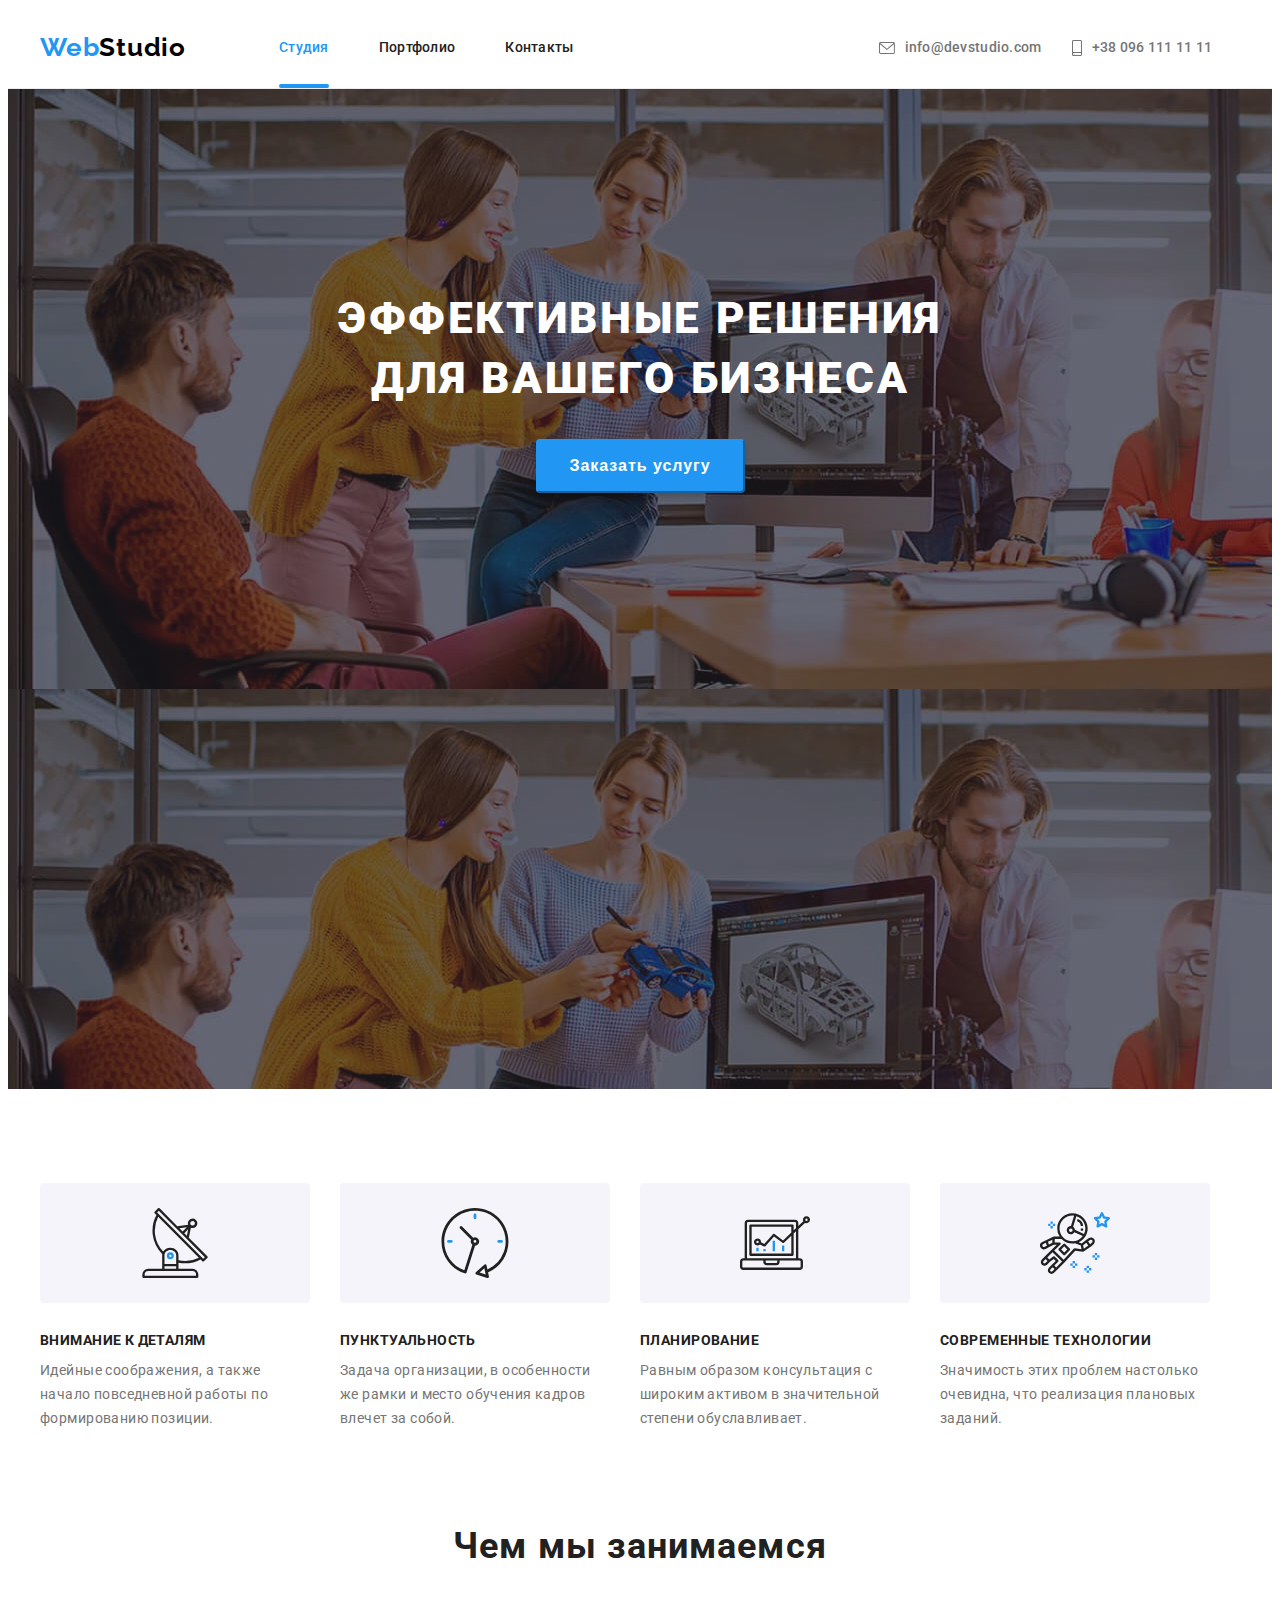
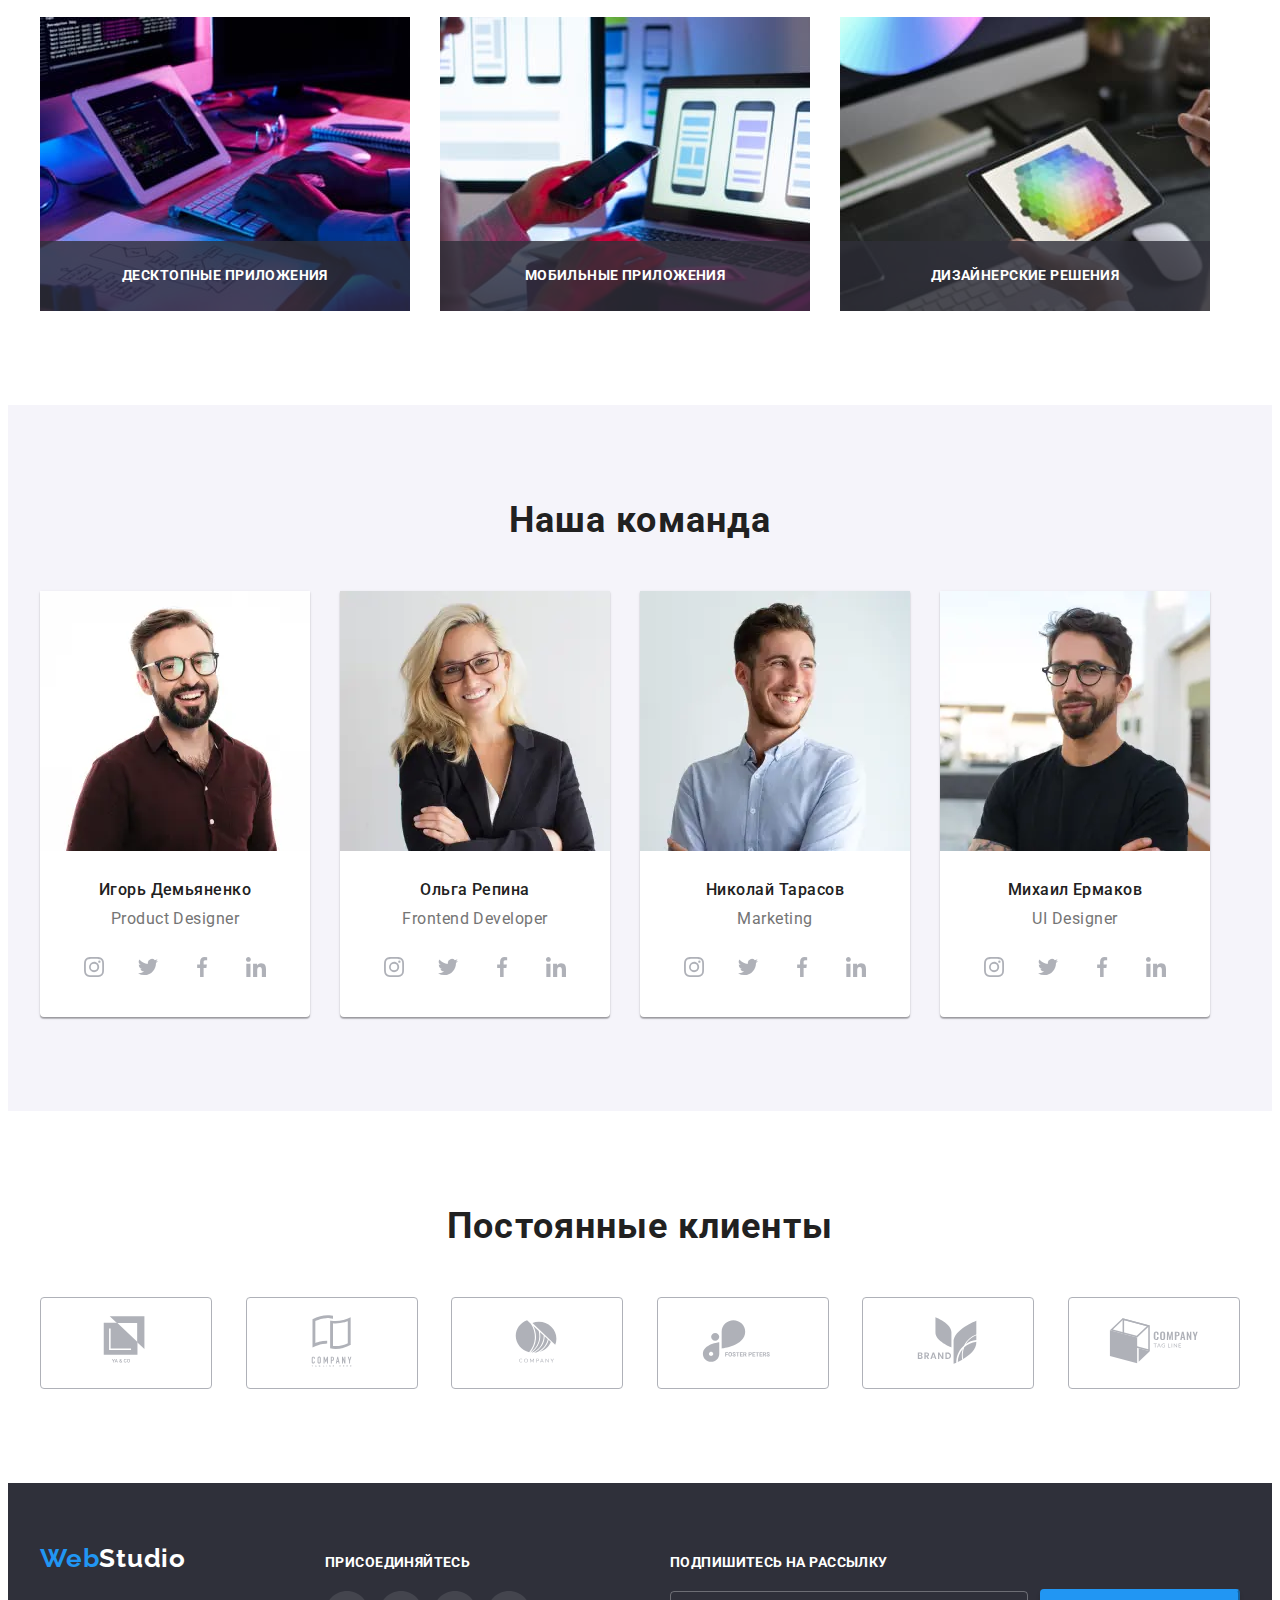
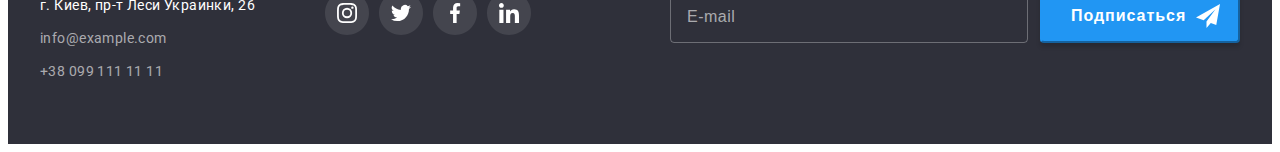
<file: index.html>
<!DOCTYPE html>
<html lang="ru">
  <head>
    <meta charset="UTF-8" />
    <meta http-equiv="X-UA-Compatible" content="IE=edge" />
    <meta name="viewport" content="width=device-width, initial-scale=1.0" />
    <title>WebStudio</title>
    <link rel="preconnect" href="https://fonts.googleapis.com" />
    <link rel="preconnect" href="https://fonts.gstatic.com" crossorigin />
    <link
      href="https://fonts.googleapis.com/css2?family=Raleway:wght@700&family=Roboto:wght@400;500;700;900&display=swap"
      rel="stylesheet"
    />
    <link
      rel="stylesheet"
      href="https://cdnjs.cloudflare.com/ajax/libs/modern-normalize/1.1.0/modern-normalize.min.css"
      integrity="sha512-wpPYUAdjBVSE4KJnH1VR1HeZfpl1ub8YT/NKx4PuQ5NmX2tKuGu6U/JRp5y+Y8XG2tV+wKQpNHVUX03MfMFn9Q=="
      crossorigin="anonymous"
      referrerpolicy="no-referrer"
    />
    <link rel="stylesheet" href="./css/main.min.css" />
  </head>

  <body>
    <!-- ################# HEADER ############## -->
    <header class="header">
      <div class="header__menu container">
        <a class="header__logo" href="./index.html" lang="en"
          ><span class="header__logo--accent">Web</span>Studio</a
        >
        <button
          class="header__menu-button"
          type="button"
          aria-expanded="false"
          aria-controls="burger__menu"
          data-menu-button
        >
          <svg width="40" height="40" aria-label="Переключатель мобильного меню">
            <use class="icon-menu" href="./images/icon/icons.svg#icon-menu"></use>
            <use class="icon-cross" href="./images/icon/icons.svg#icon-menu-close"></use>
          </svg>
        </button>
        <div class="burger__menu" id="burger__menu" data-menu>
          <nav class="nav">
            <ul class="nav__list">
              <li class="nav__item">
                <a class="nav__link nav__link--active" href="./index.html">Студия</a>
              </li>
              <li class="nav__item">
                <a class="nav__link" href="./portfolio.html">Портфолио</a>
              </li>
              <li class="nav__item">
                <a class="nav__link" href="">Контакты</a>
              </li>
            </ul>
          </nav>
          <div class="contacts">
            <ul class="contacts__list">
              <li class="contacts__item">
                <a class="contacts__link contacts__link" href="mailto:info@devstudio.com"
                  ><svg class="contacts__icon" width="16" height="12">
                    <use href="./images/icon/icons.svg#mail"></use></svg
                  >info@devstudio.com</a
                >
              </li>
              <li class="contacts__item contacts__item--tel">
                <a class="contacts__link contacts__link--tel" href="tel:+380961111111"
                  ><svg class="contacts__icon" width="10" height="16">
                    <use href="./images/icon/icons.svg#phone"></use></svg
                  >+38 096 111 11 11</a
                >
              </li>
            </ul>
            <ul class="contacts__social-list">
              <li class="contacts__social-item">
                <a class="contacts__social-link" href="">Instagram</a>
              </li>
              <li class="contacts__social-item">
                <a class="contacts__social-link" href="">Twitter</a>
              </li>
              <li class="contacts__social-item">
                <a class="contacts__social-link" href="">Facebook</a>
              </li>
              <li class="contacts__social-item">
                <a class="contacts__social-link" href="">LinkedIn</a>
              </li>
            </ul>
          </div>
        </div>
      </div>
    </header>
    <main class="main">
      <!-- ############## HERO ############### -->
      <section class="hero">
        <div class="container">
          <h1 class="hero__title">Эффективные решения <br />для вашего бизнеса</h1>
          <button data-modal-open class="hero__modal-btn" type="button">Заказать услугу</button>
        </div>
      </section>
      <!-- ############## QUALITY ############### -->
      <section class="section">
        <div class="container">
          <ul class="quality">
            <li class="quality__item">
              <div class="quality-card">
                <svg class="quality-card__icon" width="70" height="70">
                  <use href="./images/icon/icons.svg#antenna"></use>
                </svg>
              </div>
              <h3 class="quality-card__title">Внимание к деталям</h3>
              <p class="quality-card__description">
                Идейные соображения, а также начало повседневной работы по формированию позиции.
              </p>
            </li>
            <li class="quality__item">
              <div class="quality-card">
                <svg class="quality-card__icon" width="70" height="70">
                  <use href="./images/icon/icons.svg#clock"></use>
                </svg>
              </div>
              <h3 class="quality-card__title">Пунктуальность</h3>
              <p class="quality-card__description">
                Задача организации, в особенности же рамки и место обучения кадров влечет за собой.
              </p>
            </li>
            <li class="quality__item">
              <div class="quality-card">
                <svg class="quality-card__icon" width="70" height="70">
                  <use href="./images/icon/icons.svg#diagram"></use>
                </svg>
              </div>
              <h3 class="quality-card__title">Планирование</h3>
              <p class="quality-card__description">
                Равным образом консультация с широким активом в значительной степени обуславливает.
              </p>
            </li>
            <li class="quality__item">
              <div class="quality-card">
                <svg class="quality-card__icon" width="70" height="70">
                  <use href="./images/icon/icons.svg#astronaut"></use>
                </svg>
              </div>
              <h3 class="quality-card__title">Современные технологии</h3>
              <p class="quality-card__description">
                Значимость этих проблем настолько очевидна, что реализация плановых заданий.
              </p>
            </li>
          </ul>
        </div>
      </section>
      <!-- ############## OUR WORK ############### -->
      <section class="section-work">
        <div class="work container">
          <h2 class="work__title">Чем мы занимаемся</h2>
          <ul class="work__list">
            <li class="work__item">
              <img
                src="./images/how_we_doing/img1.jpg"
                alt="Сотрудник печатает на клавиатуре"
                width="370"
                height="294"
              />
              <p class="work__img-overlay">Десктопные приложения</p>
            </li>
            <li class="work__item">
              <img
                src="./images/how_we_doing/img2.jpg"
                alt="Сотрудник смотрит в экран ноутбука"
                width="370"
                height="294"
              />
              <p class="work__img-overlay">Мобильные приложения</p>
            </li>
            <li class="work__item">
              <img
                src="./images/how_we_doing/img3.jpg"
                alt="Сотрудник работает на планшете"
                width="370"
                height="294"
              />
              <p class="work__img-overlay">Дизайнерские решения</p>
            </li>
          </ul>
        </div>
      </section>
      <!-- ############## OUR TEAM ############### -->
      <section class="section team">
        <div class="container">
          <h2 class="team__title">Наша команда</h2>
          <ul class="team__list">
            <li class="team-card">
              <picture>
                <source
                  srcset="
                    ./images/people/igor@270.webp 270w,
                    ./images/people/igor@354.webp 354w,
                    ./images/people/igor@450.webp 450w,
                    ./images/people/igor@540.webp 540w,
                    ./images/people/igor@708.webp 708w,
                    ./images/people/igor@900.webp 900w
                  "
                  type="image/webp"
                  sizes="(min-width: 1200px)270px,(min-width: 768px)354px,450px"
                />
                <img
                  srcset="
                    ./images/people/igor@270.jpg 270w,
                    ./images/people/igor@354.jpg 354w,
                    ./images/people/igor@450.jpg 450w,
                    ./images/people/igor@540.jpg 540w,
                    ./images/people/igor@708.jpg 708w,
                    ./images/people/igor@900.jpg 900w
                  "
                  src="./images/people/igor@270.jpg"
                  alt="Сотрудник Игорь Демьяненко"
                  sizes="(min-width: 1200px)270px,(min-width: 768px)354px,450px"
                />
              </picture>
              <div class="team-card__info">
                <h3 class="team-card__name">Игорь Демьяненко</h3>
                <p class="team-card__prof" lang="en">Product Designer</p>
              </div>
              <div>
                <ul class="team-card__social-list">
                  <li class="team-card__social-item">
                    <a
                      class="team-card__social-link"
                      href=""
                      target="_blank"
                      rel="noopener noreferrer"
                      ><svg class="team-card__social-logo" width="44" height="44">
                        <use href="./images/icon/icons.svg#card-inst"></use></svg
                    ></a>
                  </li>
                  <li class="team-card__social-item">
                    <a
                      class="team-card__social-link"
                      href=""
                      target="_blank"
                      rel="noopener noreferrer"
                      ><svg class="team-card__social-logo" width="44" height="44">
                        <use href="./images/icon/icons.svg#card-twit"></use></svg
                    ></a>
                  </li>
                  <li class="team-card__social-item">
                    <a
                      class="team-card__social-link"
                      href=""
                      target="_blank"
                      rel="noopener noreferrer"
                      ><svg class="team-card__social-logo" width="44" height="44">
                        <use href="./images/icon/icons.svg#card-facebook"></use></svg
                    ></a>
                  </li>
                  <li class="team-card__social-item">
                    <a
                      class="team-card__social-link"
                      href=""
                      target="_blank"
                      rel="noopener noreferrer"
                      ><svg class="team-card__social-logo" width="44" height="44">
                        <use href="./images/icon/icons.svg#card-link"></use></svg
                    ></a>
                  </li>
                </ul>
              </div>
            </li>
            <li class="team-card">
              <picture>
                <source
                  srcset="
                    ./images/people/olga@270.webp 270w,
                    ./images/people/olga@354.webp 354w,
                    ./images/people/olga@450.webp 450w,
                    ./images/people/olga@540.webp 540w,
                    ./images/people/olga@708.webp 708w,
                    ./images/people/olga@900.webp 900w
                  "
                  type="image/webp"
                  sizes="(min-width: 1200px)270px,(min-width: 768px)354px,450px"
                />
                <img
                  srcset="
                    ./images/people/olga@270.jpg 270w,
                    ./images/people/olga@354.jpg 354w,
                    ./images/people/olga@450.jpg 450w,
                    ./images/people/olga@540.jpg 540w,
                    ./images/people/olga@708.jpg 708w,
                    ./images/people/olga@900.jpg 900w
                  "
                  src="./images/people/olga@270.jpg"
                  alt="Сотрудник Ольга Репина"
                  sizes="(min-width: 1200px)270px,(min-width: 768px)354px,450px"
                />
              </picture>
              <div class="team-card__info">
                <h3 class="team-card__name">Ольга Репина</h3>
                <p class="team-card__prof" lang="en">Frontend Developer</p>
              </div>
              <div>
                <ul class="team-card__social-list">
                  <li class="team-card__social-item">
                    <a
                      class="team-card__social-link"
                      href=""
                      target="_blank"
                      rel="noopener noreferrer"
                      ><svg class="team-card__social-logo" width="44" height="44">
                        <use href="./images/icon/icons.svg#card-inst"></use></svg
                    ></a>
                  </li>
                  <li class="team-card__social-item">
                    <a
                      class="team-card__social-link"
                      href=""
                      target="_blank"
                      rel="noopener noreferrer"
                      ><svg class="team-card__social-logo" width="44" height="44">
                        <use href="./images/icon/icons.svg#card-twit"></use></svg
                    ></a>
                  </li>
                  <li class="team-card__social-item">
                    <a
                      class="team-card__social-link"
                      href=""
                      target="_blank"
                      rel="noopener noreferrer"
                      ><svg class="team-card__social-logo" width="44" height="44">
                        <use href="./images/icon/icons.svg#card-facebook"></use></svg
                    ></a>
                  </li>
                  <li class="team-card__social-item">
                    <a
                      class="team-card__social-link"
                      href=""
                      target="_blank"
                      rel="noopener noreferrer"
                      ><svg class="team-card__social-logo" width="44" height="44">
                        <use href="./images/icon/icons.svg#card-link"></use></svg
                    ></a>
                  </li>
                </ul>
              </div>
            </li>
            <li class="team-card">
              <picture>
                <source
                  srcset="
                    ./images/people/nikolai@270.webp 270w,
                    ./images/people/nikolai@354.webp 354w,
                    ./images/people/nikolai@450.webp 450w,
                    ./images/people/nikolai@540.webp 540w,
                    ./images/people/nikolai@708.webp 708w,
                    ./images/people/nikolai@900.webp 900w
                  "
                  type="image/webp"
                  sizes="(min-width: 1200px)270px,(min-width: 768px)354px,450px"
                />
                <img
                  srcset="
                    ./images/people/nikolai@270.jpg 270w,
                    ./images/people/nikolai@354.jpg 354w,
                    ./images/people/nikolai@450.jpg 450w,
                    ./images/people/nikolai@540.jpg 540w,
                    ./images/people/nikolai@708.jpg 708w,
                    ./images/people/nikolai@900.jpg 900w
                  "
                  src="./images/people/nikolai@270.jpg"
                  alt="Сотрудник Николай Тарасов"
                  sizes="(min-width: 1200px)270px,(min-width: 768px)354px,450px"
                />
              </picture>
              <div class="team-card__info">
                <h3 class="team-card__name">Николай Тарасов</h3>
                <p class="team-card__prof" lang="en">Marketing</p>
              </div>
              <div>
                <ul class="team-card__social-list">
                  <li class="team-card__social-item">
                    <a
                      class="team-card__social-link"
                      href=""
                      target="_blank"
                      rel="noopener noreferrer"
                      ><svg class="team-card__social-logo" width="44" height="44">
                        <use href="./images/icon/icons.svg#card-inst"></use></svg
                    ></a>
                  </li>
                  <li class="team-card__social-item">
                    <a
                      class="team-card__social-link"
                      href=""
                      target="_blank"
                      rel="noopener noreferrer"
                      ><svg class="team-card__social-logo" width="44" height="44">
                        <use href="./images/icon/icons.svg#card-twit"></use></svg
                    ></a>
                  </li>
                  <li class="team-card__social-item">
                    <a
                      class="team-card__social-link"
                      href=""
                      target="_blank"
                      rel="noopener noreferrer"
                      ><svg class="team-card__social-logo" width="44" height="44">
                        <use href="./images/icon/icons.svg#card-facebook"></use></svg
                    ></a>
                  </li>
                  <li class="team-card__social-item">
                    <a
                      class="team-card__social-link"
                      href=""
                      target="_blank"
                      rel="noopener noreferrer"
                      ><svg class="team-card__social-logo" width="44" height="44">
                        <use href="./images/icon/icons.svg#card-link"></use></svg
                    ></a>
                  </li>
                </ul>
              </div>
            </li>
            <li class="team-card">
              <picture>
                <source
                  srcset="
                    ./images/people/mikhail@270.webp 270w,
                    ./images/people/mikhail@354.webp 354w,
                    ./images/people/mikhail@450.webp 450w,
                    ./images/people/mikhail@540.webp 540w,
                    ./images/people/mikhail@708.webp 708w,
                    ./images/people/mikhail@900.webp 900w
                  "
                  type="image/webp"
                  sizes="(min-width: 1200px)270px,(min-width: 768px)354px,450px"
                />
                <img
                  srcset="
                    ./images/people/mikhail@270.jpg 270w,
                    ./images/people/mikhail@354.jpg 354w,
                    ./images/people/mikhail@450.jpg 450w,
                    ./images/people/mikhail@540.jpg 540w,
                    ./images/people/mikhail@708.jpg 708w,
                    ./images/people/mikhail@900.jpg 900w
                  "
                  src="./images/people/mikhail@270.jpg"
                  alt="Сотрудник Михаил Ермаков"
                  sizes="(min-width: 1200px)270px,(min-width: 768px)354px,450px"
                />
              </picture>
              <div class="team-card__info">
                <h3 class="team-card__name">Михаил Ермаков</h3>
                <p class="team-card__prof" lang="en">UI Designer</p>
              </div>
              <div>
                <ul class="team-card__social-list">
                  <li class="team-card__social-item">
                    <a
                      class="team-card__social-link"
                      href=""
                      target="_blank"
                      rel="noopener noreferrer"
                      ><svg class="team-card__social-logo" width="44" height="44">
                        <use href="./images/icon/icons.svg#card-inst"></use></svg
                    ></a>
                  </li>
                  <li class="team-card__social-item">
                    <a
                      class="team-card__social-link"
                      href=""
                      target="_blank"
                      rel="noopener noreferrer"
                      ><svg class="team-card__social-logo" width="44" height="44">
                        <use href="./images/icon/icons.svg#card-twit"></use></svg
                    ></a>
                  </li>
                  <li class="team-card__social-item">
                    <a
                      class="team-card__social-link"
                      href=""
                      target="_blank"
                      rel="noopener noreferrer"
                      ><svg class="team-card__social-logo" width="44" height="44">
                        <use href="./images/icon/icons.svg#card-facebook"></use></svg
                    ></a>
                  </li>
                  <li class="team-card__social-item">
                    <a
                      class="team-card__social-link"
                      href=""
                      target="_blank"
                      rel="noopener noreferrer"
                      ><svg class="team-card__social-logo" width="44" height="44">
                        <use href="./images/icon/icons.svg#card-link"></use></svg
                    ></a>
                  </li>
                </ul>
              </div>
            </li>
          </ul>
        </div>
      </section>
      <!-- ############## OUR CLIENTS ############### -->
      <section class="section">
        <div class="clients container">
          <h2 class="clients__title">Постоянные клиенты</h2>
          <ul class="clients__list">
            <li class="clients__item">
              <a class="clients__link" href="" target="_blank" rel="noopener noreferrer">
                <div class="clients__card">
                  <svg class="clients__logo" width="106" height="60">
                    <use href="./images/icon/icons.svg#client-1"></use>
                  </svg></div
              ></a>
            </li>
            <li class="clients__item">
              <a class="clients__link" href="" target="_blank" rel="noopener noreferrer">
                <div class="clients__card">
                  <svg class="clients__logo" width="106" height="60">
                    <use href="./images/icon/icons.svg#client-2"></use>
                  </svg></div
              ></a>
            </li>
            <li class="clients__item">
              <a class="clients__link" href="" target="_blank" rel="noopener noreferrer"
                ><div class="clients__card">
                  <svg class="clients__logo" width="106" height="60">
                    <use href="./images/icon/icons.svg#client-3"></use>
                  </svg></div
              ></a>
            </li>
            <li class="clients__item">
              <a class="clients__link" href="" target="_blank" rel="noopener noreferrer"
                ><div class="clients__card">
                  <svg class="clients__logo" width="106" height="60">
                    <use href="./images/icon/icons.svg#client-4"></use>
                  </svg></div
              ></a>
            </li>
            <li class="clients__item">
              <a class="clients__link" href="" target="_blank" rel="noopener noreferrer">
                <div class="clients__card">
                  <svg class="clients__logo" width="106" height="60">
                    <use href="./images/icon/icons.svg#client-5"></use>
                  </svg></div
              ></a>
            </li>
            <li class="clients__item">
              <a class="clients__link" href="" target="_blank" rel="noopener noreferrer">
                <div class="clients__card">
                  <svg class="clients__logo" width="106" height="60">
                    <use href="./images/icon/icons.svg#client-6"></use>
                  </svg></div
              ></a>
            </li>
          </ul>
        </div>
      </section>
    </main>
    <!-- ############## FOOTER ############### -->
    <footer class="footer">
      <div class="container footer__info">
        <div class="footer__address">
          <a class="footer__logo" href="./index.html" lang="en"
            ><span class="footer__logo--accent">Web</span>Studio</a
          >
          <address>
            <ul class="address">
              <li class="address__item">
                <a
                  class="address__link address__link--map"
                  href="https://goo.gl/maps/CviUbPJFQTQComtV8"
                  target="_blank"
                  >г. Киев, пр-т Леси Украинки, 26</a
                >
              </li>
              <li class="address__item">
                <a class="address__link" href="mailto:info@example.com">info@example.com</a>
              </li>
              <li class="address__item">
                <a class="address__link" href="tel:+380991111111">+38 099 111 11 11</a>
              </li>
            </ul>
          </address>
        </div>
        <div class="footer-social">
          <p class="footer-social__title">присоединяйтесь</p>
          <ul class="footer-social__list">
            <li class="footer-social__item">
              <a class="footer-social__link" href="" target="_blank" rel="noopener noreferrer">
                <svg class="footer-social__icon" width="44" height="44">
                  <use href="./images/icon/icons.svg#footer-insta"></use>
                </svg>
              </a>
            </li>
            <li class="footer-social__item">
              <a class="footer-social__link" href="" target="_blank" rel="noopener noreferrer"
                ><svg class="footer-social__icon" width="44" height="44">
                  <use href="./images/icon/icons.svg#footer-twit"></use></svg
              ></a>
            </li>
            <li class="footer-social__item">
              <a class="footer-social__link" href="" target="_blank" rel="noopener noreferrer"
                ><svg class="footer-social__icon" width="44" height="44">
                  <use href="./images/icon/icons.svg#footer-facebook"></use></svg
              ></a>
            </li>
            <li class="footer-social__item">
              <a class="footer-social__link" href="" target="_blank" rel="noopener noreferrer"
                ><svg class="footer-social__icon" width="44" height="44">
                  <use href="./images/icon/icons.svg#footer-link"></use></svg
              ></a>
            </li>
          </ul>
        </div>
        <div class="subscribe">
          <form class="subscribe__form">
            <label class="subscribe__label"
              >Подпишитесь на рассылку
              <input class="subscribe__input" type="email" name="E-Mail" placeholder="E-mail" />
            </label>
            <button class="subscribe__btn" type="submit">
              Подписаться
              <svg class="subscribe__icon" width="24" height="24">
                <use href="./images/icon/icons.svg#icon-send"></use>
              </svg>
            </button>
          </form>
        </div>
      </div>
    </footer>
    <!-- ############## BACKDROP ############### -->
    <div data-modal class="backdrop is-hidden">
      <div class="backdrop__modal">
        <button data-modal-close class="backdrop__close-button" type="button">
          <svg class="close-btn-img" width="30" height="30">
            <use href="./images/icon/icons.svg#close-modal"></use>
          </svg>
        </button>
        <div class="leave-contacts">
          <p class="leave-contacts__title">Оставьте свои данные, мы вам перезвоним</p>
          <form class="modal-form" autocomplete="off">
            <label class="modal-form__label"
              >Имя
              <input class="modal-form__input" name="Name" type="text" />
              <svg class="modal-form__icon" width="18" height="18">
                <use href="./images/icon/icons.svg#person-modal"></use>
              </svg>
            </label>
            <label class="modal-form__label"
              >Телефон
              <input class="modal-form__input" name="Phone" type="tel" />
              <svg class="modal-form__icon" width="18" height="18">
                <use href="./images/icon/icons.svg#phone-modal"></use>
              </svg>
            </label>
            <label class="modal-form__label"
              >Почта
              <input class="modal-form__input" name="Mail" type="email" />
              <svg class="modal-form__icon" width="18" height="18">
                <use href="./images/icon/icons.svg#email-modal"></use>
              </svg>
            </label>
            <label class="modal-form__label"
              >Комментарий
              <textarea
                class="modal-form__comment"
                name="Comment"
                placeholder="Введите текст"
                rows="4"
              ></textarea>
            </label>
            <label class="modal-form__checkbox-label">
              <input class="modal-form__checkbox" name="License" type="checkbox" />
              <svg class="modal-form__checkbox--no-checked" width="16" height="15">
                <use href="./images/icon/icons.svg#check-border"></use>
              </svg>
              <svg class="modal-form__checkbox--checked" width="16" height="15">
                <use href="./images/icon/icons.svg#check-full"></use>
              </svg>
              <span class="modal-form__checkbox-text"
                >Соглашаюсь с рассылкой и принимаю
                <a class="modal-form__license-link" href="">Условия договора</a></span
              >
            </label>
            <button class="modal-form__send-button" type="submit">Отправить</button>
          </form>
        </div>
      </div>
    </div>
    <!-- ############## SCRIPT ############### -->
    <script src="./js/modal.js"></script>
    <script src="./js/mobile-menu.js"></script>
  </body>
</html>
</file>
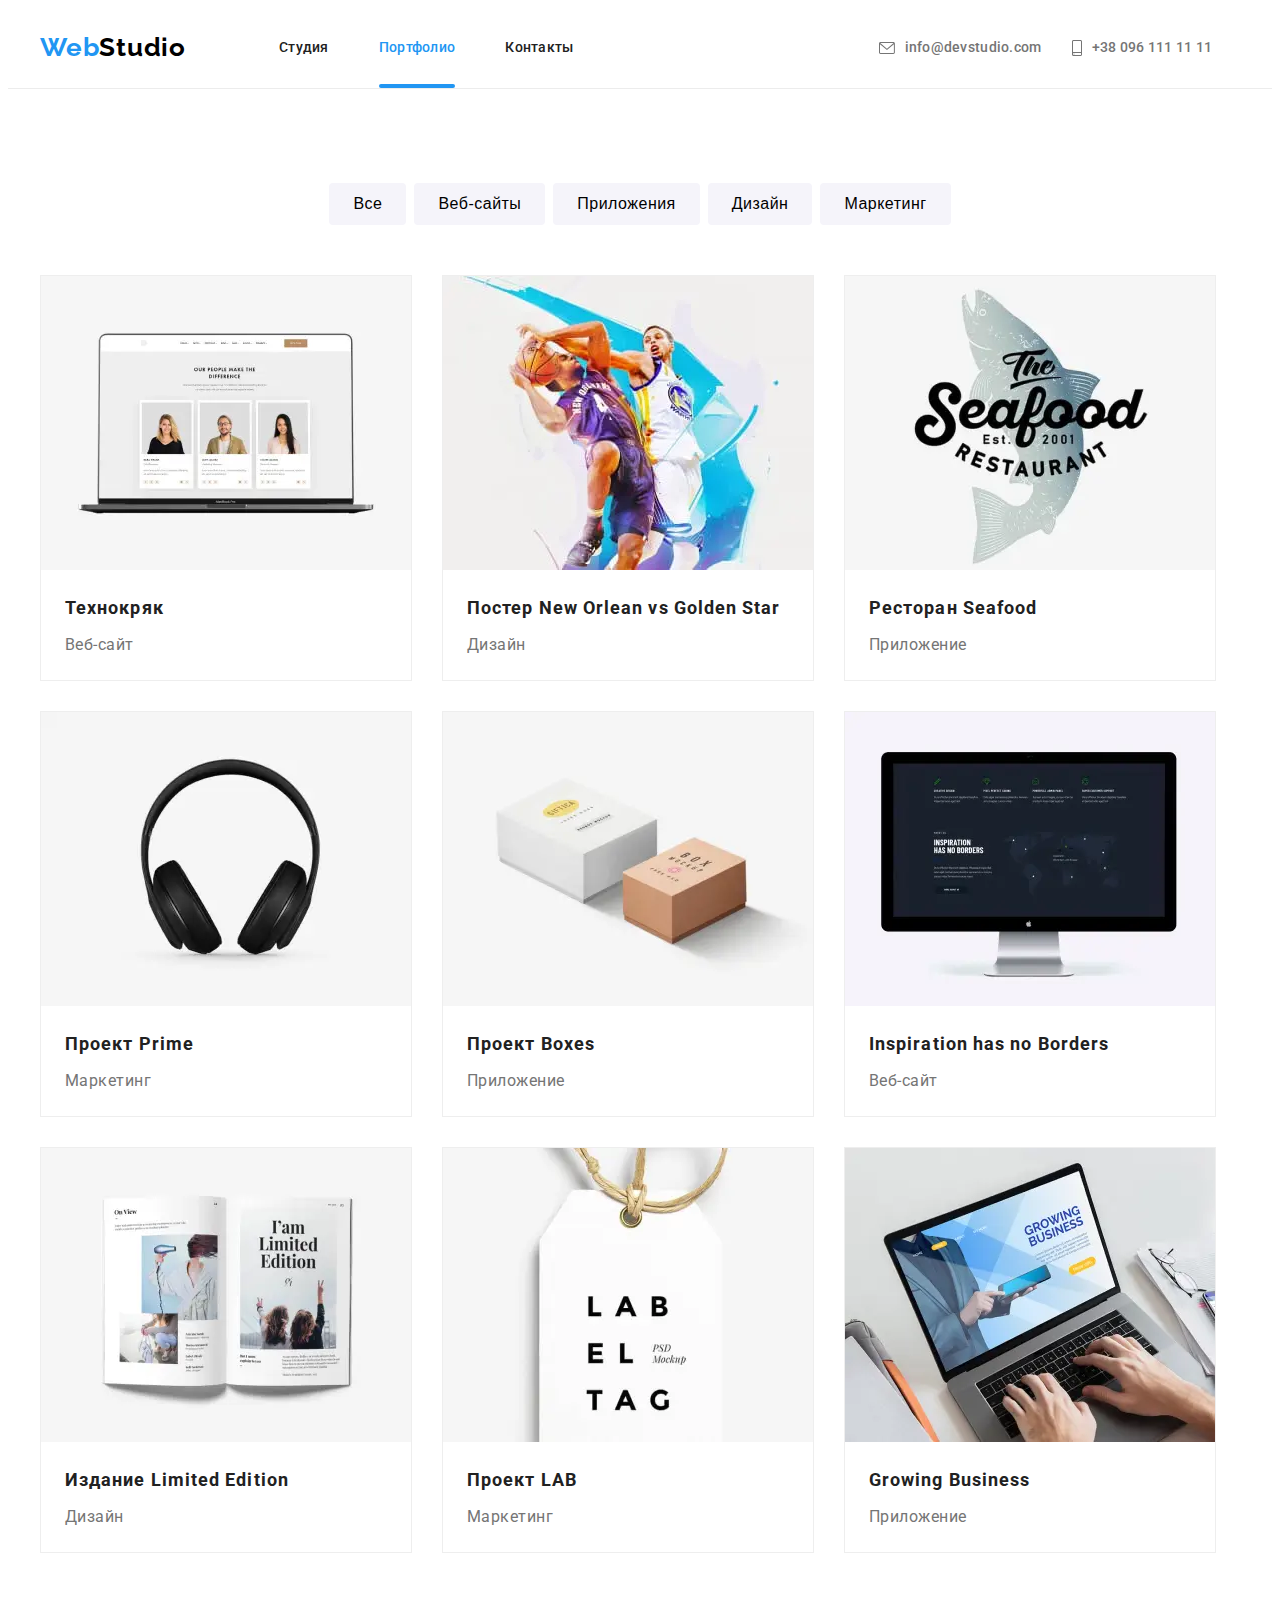
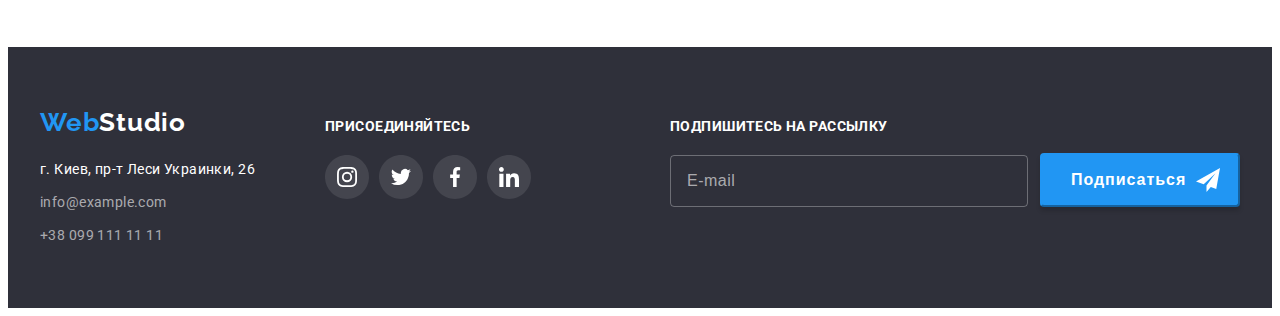
<file: portfolio.html>
<!DOCTYPE html>
<html lang="ru">
  <head>
    <meta charset="UTF-8" />
    <meta http-equiv="X-UA-Compatible" content="IE=edge" />
    <meta name="viewport" content="width=device-width, initial-scale=1.0" />
    <title>Portfolio</title>
    <link rel="preconnect" href="https://fonts.googleapis.com" />
    <link rel="preconnect" href="https://fonts.gstatic.com" crossorigin />
    <link
      href="https://fonts.googleapis.com/css2?family=Raleway:wght@700&family=Roboto:wght@400;500;700;900&display=swap"
      rel="stylesheet"
    />
    <link
      rel="stylesheet"
      href="https://cdnjs.cloudflare.com/ajax/libs/modern-normalize/1.1.0/modern-normalize.min.css"
      integrity="sha512-wpPYUAdjBVSE4KJnH1VR1HeZfpl1ub8YT/NKx4PuQ5NmX2tKuGu6U/JRp5y+Y8XG2tV+wKQpNHVUX03MfMFn9Q=="
      crossorigin="anonymous"
      referrerpolicy="no-referrer"
    />
    <link rel="stylesheet" href="./css/main.min.css" />
  </head>
  <body>
    <!-- ################# HEADER ############## -->
    <header class="header">
      <div class="header__menu container">
        <a class="header__logo" href="./index.html" lang="en"
          ><span class="header__logo--accent">Web</span>Studio</a
        >
        <button
          class="header__menu-button"
          type="button"
          aria-expanded="false"
          aria-controls="burger__menu"
          data-menu-button
        >
          <svg width="40" height="40" aria-label="Переключатель мобильного меню">
            <use class="icon-menu" href="./images/icon/icons.svg#icon-menu"></use>
            <use class="icon-cross" href="./images/icon/icons.svg#icon-menu-close"></use>
          </svg>
        </button>
        <div class="burger__menu" id="burger__menu" data-menu>
          <nav class="nav">
            <ul class="nav__list">
              <li class="nav__item">
                <a class="nav__link" href="./index.html">Студия</a>
              </li>
              <li class="nav__item">
                <a class="nav__link nav__link--active" href="./portfolio.html">Портфолио</a>
              </li>
              <li class="nav__item">
                <a class="nav__link" href="">Контакты</a>
              </li>
            </ul>
          </nav>
          <div class="contacts">
            <ul class="contacts__list">
              <li class="contacts__item">
                <a class="contacts__link contacts__link" href="mailto:info@devstudio.com"
                  ><svg class="contacts__icon" width="16" height="12">
                    <use href="./images/icon/icons.svg#mail"></use></svg
                  >info@devstudio.com</a
                >
              </li>
              <li class="contacts__item contacts__item--tel">
                <a class="contacts__link contacts__link--tel" href="tel:+380961111111"
                  ><svg class="contacts__icon" width="10" height="16">
                    <use href="./images/icon/icons.svg#phone"></use></svg
                  >+38 096 111 11 11</a
                >
              </li>
            </ul>
            <ul class="contacts__social-list">
              <li class="contacts__social-item">
                <a class="contacts__social-link" href="">Instagram</a>
              </li>
              <li class="contacts__social-item">
                <a class="contacts__social-link" href="">Twitter</a>
              </li>
              <li class="contacts__social-item">
                <a class="contacts__social-link" href="">Facebook</a>
              </li>
              <li class="contacts__social-item">
                <a class="contacts__social-link" href="">LinkedIn</a>
              </li>
            </ul>
          </div>
        </div>
      </div>
    </header>
    <main>
      <!-- ################# PORTFOLIO ############## -->
      <section class="section">
        <div class="container portfolio">
          <h1 class="portfolio__title">Скрытый заголовок</h1>
          <ul class="portfolio-filter">
            <li class="portfolio-filter__item">
              <button class="portfolio-filter__btn" type="button">Все</button>
            </li>
            <li class="portfolio-filter__item">
              <button class="portfolio-filter__btn" type="button">Веб-сайты</button>
            </li>
            <li class="portfolio-filter__item">
              <button class="portfolio-filter__btn" type="button">Приложения</button>
            </li>
            <li class="portfolio-filter__item">
              <button class="portfolio-filter__btn" type="button">Дизайн</button>
            </li>
            <li class="portfolio-filter__item">
              <button class="portfolio-filter__btn" type="button">Маркетинг</button>
            </li>
          </ul>
          <ul class="portfolio__card-list">
            <li class="portfolio-card">
              <div class="portfolio-card__overlay">
                <picture>
                  <source
                    srcset="
                      ./images/portfolio/laptop@354.webp 354w,
                      ./images/portfolio/laptop@370.webp 370w,
                      ./images/portfolio/laptop@450.webp 450w,
                      ./images/portfolio/laptop@708.webp 708w,
                      ./images/portfolio/laptop@740.webp 740w,
                      ./images/portfolio/laptop@900.webp 900w
                    "
                    type="image/webp"
                    sizes="(min-width: 1200px)370px,(min-width: 768px)354px,450px"
                  />
                  <img
                    srcset="
                      ./images/portfolio/laptop@354.jpg 354w,
                      ./images/portfolio/laptop@370.jpg 370w,
                      ./images/portfolio/laptop@450.jpg 450w,
                      ./images/portfolio/laptop@708.jpg 708w,
                      ./images/portfolio/laptop@740.jpg 740w,
                      ./images/portfolio/laptop@900.jpg 900w
                    "
                    src="./images/portfolio/laptop@354.jpg"
                    alt="Ноутбук"
                    sizes="(min-width: 1200px)370px,(min-width: 768px)354px,450px"
                  />
                </picture>
                <p class="portfolio-card__text">
                  Ресурс предлагает комплексные предложения с разным уровнем функционала и сервисов.
                  Все это позволит посетителю получить исчерпывающие сведения о компании или частном
                  лице.
                </p>
              </div>
              <div class="portfolio-card__info">
                <h2 class="portfolio-card__title">Технокряк</h2>
                <p class="portfolio-card__item">Веб-сайт</p>
              </div>
            </li>
            <li class="portfolio-card">
              <div class="portfolio-card__overlay">
                <picture>
                  <source
                    srcset="
                      ./images/portfolio/basketball-player@354.webp 354w,
                      ./images/portfolio/basketball-player@370.webp 370w,
                      ./images/portfolio/basketball-player@450.webp 450w,
                      ./images/portfolio/basketball-player@708.webp 708w,
                      ./images/portfolio/basketball-player@740.webp 740w,
                      ./images/portfolio/basketball-player@900.webp 900w
                    "
                    type="image/webp"
                    sizes="(min-width: 1200px)370px,(min-width: 768px)354px,450px"
                  />
                  <img
                    srcset="
                      ./images/portfolio/basketball-player@354.jpg 354w,
                      ./images/portfolio/basketball-player@370.jpg 370w,
                      ./images/portfolio/basketball-player@450.jpg 450w,
                      ./images/portfolio/basketball-player@708.jpg 708w,
                      ./images/portfolio/basketball-player@740.jpg 740w,
                      ./images/portfolio/basketball-player@900.jpg 900w
                    "
                    src="./images/portfolio/basketball-player@354.jpg"
                    alt="Игрок в баскетбол"
                    sizes="(min-width: 1200px)370px,(min-width: 768px)354px,450px"
                  />
                </picture>
                <p class="portfolio-card__text">
                  Ресурс предлагает комплексные предложения с разным уровнем функционала и сервисов.
                  Все это позволит посетителю получить исчерпывающие сведения о компании или частном
                  лице.
                </p>
              </div>
              <div class="portfolio-card__info">
                <h2 class="portfolio-card__title" lang="en">Постер New Orlean vs Golden Star</h2>
                <p class="portfolio-card__item">Дизайн</p>
              </div>
            </li>
            <li class="portfolio-card">
              <div class="portfolio-card__overlay">
                <picture>
                  <source
                    srcset="
                      ./images/portfolio/seafood@354.webp 354w,
                      ./images/portfolio/seafood@370.webp 370w,
                      ./images/portfolio/seafood@450.webp 450w,
                      ./images/portfolio/seafood@708.webp 708w,
                      ./images/portfolio/seafood@740.webp 740w,
                      ./images/portfolio/seafood@900.webp 900w
                    "
                    type="image/webp"
                    sizes="(min-width: 1200px)370px,(min-width: 768px)354px,450px"
                  />
                  <img
                    srcset="
                      ./images/portfolio/seafood@354.jpg 354w,
                      ./images/portfolio/seafood@370.jpg 370w,
                      ./images/portfolio/seafood@450.jpg 450w,
                      ./images/portfolio/seafood@708.jpg 708w,
                      ./images/portfolio/seafood@740.jpg 740w,
                      ./images/portfolio/seafood@900.jpg 900w
                    "
                    src="./images/portfolio/seafood@354.jpg"
                    alt="Seafood"
                    sizes="(min-width: 1200px)370px,(min-width: 768px)354px,450px"
                  />
                </picture>
                <p class="portfolio-card__text">
                  Ресурс предлагает комплексные предложения с разным уровнем функционала и сервисов.
                  Все это позволит посетителю получить исчерпывающие сведения о компании или частном
                  лице.
                </p>
              </div>
              <div class="portfolio-card__info">
                <h2 class="portfolio-card__title" lang="en">Ресторан Seafood</h2>
                <p class="portfolio-card__item">Приложение</p>
              </div>
            </li>
            <li class="portfolio-card">
              <div class="portfolio-card__overlay">
                <picture>
                  <source
                    srcset="
                      ./images/portfolio/headphones@354.webp 354w,
                      ./images/portfolio/headphones@370.webp 370w,
                      ./images/portfolio/headphones@450.webp 450w,
                      ./images/portfolio/headphones@708.webp 708w,
                      ./images/portfolio/headphones@740.webp 740w,
                      ./images/portfolio/headphones@900.webp 900w
                    "
                    type="image/webp"
                    sizes="(min-width: 1200px)370px,(min-width: 768px)354px,450px"
                  />
                  <img
                    srcset="
                      ./images/portfolio/headphones@354.jpg 354w,
                      ./images/portfolio/headphones@370.jpg 370w,
                      ./images/portfolio/headphones@450.jpg 450w,
                      ./images/portfolio/headphones@708.jpg 708w,
                      ./images/portfolio/headphones@740.jpg 740w,
                      ./images/portfolio/headphones@900.jpg 900w
                    "
                    src="./images/portfolio/headphones@354.jpg"
                    alt="Headphones"
                    sizes="(min-width: 1200px)370px,(min-width: 768px)354px,450px"
                  />
                </picture>
                <p class="portfolio-card__text">
                  Ресурс предлагает комплексные предложения с разным уровнем функционала и сервисов.
                  Все это позволит посетителю получить исчерпывающие сведения о компании или частном
                  лице.
                </p>
              </div>
              <div class="portfolio-card__info">
                <h2 class="portfolio-card__title" lang="en">Проект Prime</h2>
                <p class="portfolio-card__item">Маркетинг</p>
              </div>
            </li>
            <li class="portfolio-card">
              <div class="portfolio-card__overlay">
                <picture>
                  <source
                    srcset="
                      ./images/portfolio/bricks@354.webp 354w,
                      ./images/portfolio/bricks@370.webp 370w,
                      ./images/portfolio/bricks@450.webp 450w,
                      ./images/portfolio/bricks@708.webp 708w,
                      ./images/portfolio/bricks@740.webp 740w,
                      ./images/portfolio/bricks@900.webp 900w
                    "
                    type="image/webp"
                    sizes="(min-width: 1200px)370px,(min-width: 768px)354px,450px"
                  />
                  <img
                    srcset="
                      ./images/portfolio/bricks@354.jpg 354w,
                      ./images/portfolio/bricks@370.jpg 370w,
                      ./images/portfolio/bricks@450.jpg 450w,
                      ./images/portfolio/bricks@708.jpg 708w,
                      ./images/portfolio/bricks@740.jpg 740w,
                      ./images/portfolio/bricks@900.jpg 900w
                    "
                    src="./images/portfolio/bricks@354.jpg"
                    alt="Bricks"
                    sizes="(min-width: 1200px)370px,(min-width: 768px)354px,450px"
                  />
                </picture>
                <p class="portfolio-card__text">
                  Ресурс предлагает комплексные предложения с разным уровнем функционала и сервисов.
                  Все это позволит посетителю получить исчерпывающие сведения о компании или частном
                  лице.
                </p>
              </div>
              <div class="portfolio-card__info">
                <h2 class="portfolio-card__title" lang="en">Проект Boxes</h2>
                <p class="portfolio-card__item">Приложение</p>
              </div>
            </li>
            <li class="portfolio-card">
              <div class="portfolio-card__overlay">
                <picture>
                  <source
                    srcset="
                      ./images/portfolio/imac@354.webp 354w,
                      ./images/portfolio/imac@370.webp 370w,
                      ./images/portfolio/imac@450.webp 450w,
                      ./images/portfolio/imac@708.webp 708w,
                      ./images/portfolio/imac@740.webp 740w,
                      ./images/portfolio/imac@900.webp 900w
                    "
                    type="image/webp"
                    sizes="(min-width: 1200px)370px,(min-width: 768px)354px,450px"
                  />
                  <img
                    srcset="
                      ./images/portfolio/imac@354.jpg 354w,
                      ./images/portfolio/imac@370.jpg 370w,
                      ./images/portfolio/imac@450.jpg 450w,
                      ./images/portfolio/imac@708.jpg 708w,
                      ./images/portfolio/imac@740.jpg 740w,
                      ./images/portfolio/imac@900.jpg 900w
                    "
                    src="./images/portfolio/imac@354.jpg"
                    alt="Imac"
                    sizes="(min-width: 1200px)370px,(min-width: 768px)354px,450px"
                  />
                </picture>
                <p class="portfolio-card__text">
                  Ресурс предлагает комплексные предложения с разным уровнем функционала и сервисов.
                  Все это позволит посетителю получить исчерпывающие сведения о компании или частном
                  лице.
                </p>
              </div>
              <div class="portfolio-card__info">
                <h2 class="portfolio-card__title" lang="en">Inspiration has no Borders</h2>
                <p class="portfolio-card__item">Веб-сайт</p>
              </div>
            </li>
            <li class="portfolio-card">
              <div class="portfolio-card__overlay">
                <picture>
                  <source
                    srcset="
                      ./images/portfolio/book@354.webp 354w,
                      ./images/portfolio/book@370.webp 370w,
                      ./images/portfolio/book@450.webp 450w,
                      ./images/portfolio/book@708.webp 708w,
                      ./images/portfolio/book@740.webp 740w,
                      ./images/portfolio/book@900.webp 900w
                    "
                    type="image/webp"
                    sizes="(min-width: 1200px)370px,(min-width: 768px)354px,450px"
                  />
                  <img
                    srcset="
                      ./images/portfolio/book@354.jpg 354w,
                      ./images/portfolio/book@370.jpg 370w,
                      ./images/portfolio/book@450.jpg 450w,
                      ./images/portfolio/book@708.jpg 708w,
                      ./images/portfolio/book@740.jpg 740w,
                      ./images/portfolio/book@900.jpg 900w
                    "
                    src="./images/portfolio/book@354.jpg"
                    alt="Book"
                    sizes="(min-width: 1200px)370px,(min-width: 768px)354px,450px"
                  />
                </picture>
                <p class="portfolio-card__text">
                  Ресурс предлагает комплексные предложения с разным уровнем функционала и сервисов.
                  Все это позволит посетителю получить исчерпывающие сведения о компании или частном
                  лице.
                </p>
              </div>
              <div class="portfolio-card__info">
                <h2 class="portfolio-card__title" lang="en">Издание Limited Edition</h2>
                <p class="portfolio-card__item">Дизайн</p>
              </div>
            </li>
            <li class="portfolio-card">
              <div class="portfolio-card__overlay">
                <picture>
                  <source
                    srcset="
                      ./images/portfolio/project-lab@354.webp 354w,
                      ./images/portfolio/project-lab@370.webp 370w,
                      ./images/portfolio/project-lab@450.webp 450w,
                      ./images/portfolio/project-lab@708.webp 708w,
                      ./images/portfolio/project-lab@740.webp 740w,
                      ./images/portfolio/project-lab@900.webp 900w
                    "
                    type="image/webp"
                    sizes="(min-width: 1200px)370px,(min-width: 768px)354px,450px"
                  />
                  <img
                    srcset="
                      ./images/portfolio/project-lab@354.jpg 354w,
                      ./images/portfolio/project-lab@370.jpg 370w,
                      ./images/portfolio/project-lab@450.jpg 450w,
                      ./images/portfolio/project-lab@708.jpg 708w,
                      ./images/portfolio/project-lab@740.jpg 740w,
                      ./images/portfolio/project-lab@900.jpg 900w
                    "
                    src="./images/portfolio/project-lab@354.jpg"
                    alt="Project-lab"
                    sizes="(min-width: 1200px)370px,(min-width: 768px)354px,450px"
                  />
                </picture>
                <p class="portfolio-card__text">
                  Ресурс предлагает комплексные предложения с разным уровнем функционала и сервисов.
                  Все это позволит посетителю получить исчерпывающие сведения о компании или частном
                  лице.
                </p>
              </div>
              <div class="portfolio-card__info">
                <h2 class="portfolio-card__title" lang="en">Проект LAB</h2>
                <p class="portfolio-card__item">Маркетинг</p>
              </div>
            </li>
            <li class="portfolio-card">
              <div class="portfolio-card__overlay">
                <picture>
                  <source
                    srcset="
                      ./images/portfolio/hands-on-laptop@354.webp 354w,
                      ./images/portfolio/hands-on-laptop@370.webp 370w,
                      ./images/portfolio/hands-on-laptop@450.webp 450w,
                      ./images/portfolio/hands-on-laptop@708.webp 708w,
                      ./images/portfolio/hands-on-laptop@740.webp 740w,
                      ./images/portfolio/hands-on-laptop@900.webp 900w
                    "
                    type="image/webp"
                    sizes="(min-width: 1200px)370px,(min-width: 768px)354px,450px"
                  />
                  <img
                    srcset="
                      ./images/portfolio/hands-on-laptop@354.jpg 354w,
                      ./images/portfolio/hands-on-laptop@370.jpg 370w,
                      ./images/portfolio/hands-on-laptop@450.jpg 450w,
                      ./images/portfolio/hands-on-laptop@708.jpg 708w,
                      ./images/portfolio/hands-on-laptop@740.jpg 740w,
                      ./images/portfolio/hands-on-laptop@900.jpg 900w
                    "
                    src="./images/portfolio/hands-on-laptop@354.jpg"
                    alt="Hands-on-laptop"
                    sizes="(min-width: 1200px)370px,(min-width: 768px)354px,450px"
                  />
                </picture>
                <p class="portfolio-card__text">
                  Ресурс предлагает комплексные предложения с разным уровнем функционала и сервисов.
                  Все это позволит посетителю получить исчерпывающие сведения о компании или частном
                  лице.
                </p>
              </div>
              <div class="portfolio-card__info">
                <h2 class="portfolio-card__title" lang="en">Growing Business</h2>
                <p class="portfolio-card__item">Приложение</p>
              </div>
            </li>
          </ul>
        </div>
      </section>
    </main>
    <!-- ############## FOOTER ############### -->
    <footer class="footer">
      <div class="container footer__info">
        <div class="footer__address">
          <a class="footer__logo" href="./index.html" lang="en"
            ><span class="footer__logo--accent">Web</span>Studio</a
          >
          <address>
            <ul class="address">
              <li class="address__item">
                <a
                  class="address__link address__link--map"
                  href="https://goo.gl/maps/CviUbPJFQTQComtV8"
                  target="_blank"
                  >г. Киев, пр-т Леси Украинки, 26</a
                >
              </li>
              <li class="address__item">
                <a class="address__link" href="mailto:info@example.com">info@example.com</a>
              </li>
              <li class="address__item">
                <a class="address__link" href="tel:+380991111111">+38 099 111 11 11</a>
              </li>
            </ul>
          </address>
        </div>
        <div class="footer-social">
          <p class="footer-social__title">присоединяйтесь</p>
          <ul class="footer-social__list">
            <li class="footer-social__item">
              <a class="footer-social__link" href="" target="_blank" rel="noopener noreferrer">
                <svg class="footer-social__icon" width="44" height="44">
                  <use href="./images/icon/icons.svg#footer-insta"></use>
                </svg>
              </a>
            </li>
            <li class="footer-social__item">
              <a class="footer-social__link" href="" target="_blank" rel="noopener noreferrer"
                ><svg class="footer-social__icon" width="44" height="44">
                  <use href="./images/icon/icons.svg#footer-twit"></use></svg
              ></a>
            </li>
            <li class="footer-social__item">
              <a class="footer-social__link" href="" target="_blank" rel="noopener noreferrer"
                ><svg class="footer-social__icon" width="44" height="44">
                  <use href="./images/icon/icons.svg#footer-facebook"></use></svg
              ></a>
            </li>
            <li class="footer-social__item">
              <a class="footer-social__link" href="" target="_blank" rel="noopener noreferrer"
                ><svg class="footer-social__icon" width="44" height="44">
                  <use href="./images/icon/icons.svg#footer-link"></use></svg
              ></a>
            </li>
          </ul>
        </div>
        <div class="subscribe">
          <form class="subscribe__form">
            <label class="subscribe__label"
              >Подпишитесь на рассылку
              <input class="subscribe__input" type="email" name="E-Mail" placeholder="E-mail" />
            </label>
            <button class="subscribe__btn" type="submit">
              Подписаться
              <svg class="subscribe__icon" width="24" height="24">
                <use href="./images/icon/icons.svg#icon-send"></use>
              </svg>
            </button>
          </form>
        </div>
      </div>
    </footer>
    <!-- ############## SCRIPT ############### -->
    <script src="./js/mobile-menu.js"></script>
  </body>
</html>
</file>
<file: css/main.min.css>
:root{--main-font: 'Roboto', sans-serif;--main-color: #212121;--secondary-color: #757575;--logo-color: #000000;--accent-color: #2196f3;--card-back: rgba(33, 150, 243, 0.9);--hero-background-color: #2f303a;--btn-text-color: #ffffff;--border-color: #afb1b8;--social-color: #afb1b8;--team-background-color: #f5f4fa;--portfolio-btn-back-color: #f5f4fa;--border-color: #ececec;--footer-social: #44454e;--portfolio-border-color: #eeeeee;--contacts-link-color: rgba(255, 255, 255, 0.6);--color-social-footer: rgba(255, 255, 255, 0.1);--img-background: rgba(47, 48, 58, 0.8);--timing: cubic-bezier(0.4, 0, 0.2, 1);--send-button-back: #188ce8;--color-back: transparent;--color-social: currentColor;--color-clients: currentColor;--color-social-footer: currentColor;--color-mail: currentColor;--color-close: #eaeaea;--color-plus: currentColor}ul{margin-top:0;margin-bottom:0;padding-left:0;list-style:none}a{display:inline-block;text-decoration:none}address{font-style:normal}body{font-family:var(--main-font);color:var(--main-color)}body.modal-open{overflow:hidden}img{display:block;max-width:100%;height:auto}.container{padding-left:15px;padding-right:15px;margin-left:auto;margin-right:auto}@media screen and (min-width: 480px){.container{width:480px}}@media screen and (min-width: 768px){.container{width:768px}}@media screen and (min-width: 1200px){.container{width:1200px}}.section{padding-top:60px;padding-bottom:60px}@media screen and (min-width: 1200px){.section{padding-top:94px;padding-bottom:94px}}.header{position:relative;border-bottom:1px solid var(--border-color)}.header__menu{display:-webkit-box;display:-ms-flexbox;display:flex;-webkit-box-align:center;-ms-flex-align:center;align-items:center;-webkit-box-pack:justify;-ms-flex-pack:justify;justify-content:space-between}@media screen and (min-width: 768px){.header__menu{-webkit-box-align:normal;-ms-flex-align:normal;align-items:normal;-webkit-box-pack:normal;-ms-flex-pack:normal;justify-content:normal}}.header__logo{font-family:'Raleway', sans-serif;font-weight:700;font-size:24px;line-height:1.16;letter-spacing:0.03em;color:var(--logo-color);padding-top:16px;padding-bottom:16px}.header__logo--accent{color:var(--accent-color)}@media screen and (min-width: 768px){.header__logo{padding-top:26px;padding-bottom:26px;margin-right:88px}}@media screen and (min-width: 1200px){.header__logo{font-size:26px;line-height:1.19;padding-top:24px;padding-bottom:25px;margin-right:93px}}.header__menu-button{display:-webkit-inline-box;display:-ms-inline-flexbox;display:inline-flex;z-index:3;margin:0;padding:0;border:none;background-color:transparent}.header__menu-button .icon-cross{display:none}.header__menu-button:hover .icon-cross,.header__menu-button:focus .icon-cross{fill:var(--accent-color)}.header__menu-button:hover .icon-menu,.header__menu-button:focus .icon-menu{fill:var(--accent-color)}@media screen and (min-width: 768px){.header__menu-button{display:none}}.header__menu-button.is-open .icon-cross{display:block}.header__menu-button.is-open .icon-menu{display:none}.burger__menu{display:none;position:absolute;left:0;top:0;width:100vw;height:100vh;padding-top:48px;padding-bottom:48px;padding-left:40px}.burger__menu.is-open{display:-webkit-box;display:-ms-flexbox;display:flex;-webkit-box-orient:vertical;-webkit-box-direction:normal;-ms-flex-direction:column;flex-direction:column;-webkit-box-pack:justify;-ms-flex-pack:justify;justify-content:space-between;background-color:var(--btn-text-color);z-index:2}@media screen and (min-width: 768px){.burger__menu{display:-webkit-box;display:-ms-flexbox;display:flex;position:static;padding:0;width:auto;height:80px}}@media screen and (min-width: 768px){.nav__list{display:-webkit-box;display:-ms-flexbox;display:flex;margin-right:84px}}@media screen and (min-width: 1200px){.nav__list{margin-right:305px}}.nav__item:not(:last-child){margin-bottom:32px}@media screen and (min-width: 768px){.nav__item:not(:last-child){margin-bottom:0;margin-right:50px}}@media screen and (min-width: 768px){.nav__item{position:relative}}.nav__link{font-weight:500;font-size:40px;line-height:1.17;letter-spacing:0.02em;color:var(--main-color);-webkit-transition:color 250ms var(--timing);transition:color 250ms var(--timing)}.nav__link--active{color:var(--accent-color)}.nav__link:hover,.nav__link:focus{color:var(--accent-color)}@media screen and (min-width: 768px){.nav__link{font-size:14px;line-height:1.14;padding-top:32px;padding-bottom:32px}.nav__link--active::after{position:absolute;bottom:0;left:0;content:'';width:100%;height:4px;background-color:var(--accent-color);border-radius:2px}}@media screen and (min-width: 768px){.contacts{display:-webkit-box;display:-ms-flexbox;display:flex;-webkit-box-align:center;-ms-flex-align:center;align-items:center}}.contacts__list{display:-webkit-box;display:-ms-flexbox;display:flex;-webkit-box-orient:vertical;-webkit-box-direction:normal;-ms-flex-direction:column;flex-direction:column;margin-bottom:64px}@media screen and (min-width: 768px){.contacts__list{margin-bottom:0}}@media screen and (min-width: 1200px){.contacts__list{-webkit-box-orient:horizontal;-webkit-box-direction:normal;-ms-flex-direction:row;flex-direction:row;padding-top:32px;padding-bottom:32px}}.contacts__item--tel{-webkit-box-ordinal-group:0;-ms-flex-order:-1;order:-1}@media screen and (min-width: 768px){.contacts__item--tel{-webkit-box-ordinal-group:2;-ms-flex-order:1;order:1}}@media screen and (min-width: 1200px){.contacts__item:not(:last-child){margin-right:30px}}.contacts__link{font-weight:500;font-size:24px;line-height:1.17;letter-spacing:0.02em;color:var(--secondary-color);-webkit-transition:color 250ms var(--timing);transition:color 250ms var(--timing)}.contacts__link--tel{font-size:34px;color:var(--accent-color);margin-bottom:32px}@media screen and (min-width: 768px){.contacts__link--tel{font-size:12px;color:var(--secondary-color);margin-bottom:0}}@media screen and (min-width: 1200px){.contacts__link--tel{font-size:14px;line-height:1.14}}@media screen and (min-width: 768px){.contacts__link{font-size:12px;margin-bottom:10px;display:-webkit-box;display:-ms-flexbox;display:flex;-webkit-box-align:center;-ms-flex-align:center;align-items:center}}@media screen and (min-width: 1200px){.contacts__link{font-size:14px;line-height:1.14;margin-bottom:0}.contacts__link:hover,.contacts__link:focus{color:var(--accent-color)}}.contacts__icon{display:none;fill:var(--secondary-color)}@media screen and (min-width: 768px){.contacts__icon{display:inline-block;margin-right:8px}}@media screen and (min-width: 1200px){.contacts__icon{margin-right:10px}}@media screen and (min-width: 768px){.contacts__social-list{display:none}}.contacts__social-item{display:inline-block;padding-right:10px;margin-right:10px}.contacts__social-item:not(:last-child){border-right:1px solid rgba(33,33,33,0.2)}.contacts__social-link{font-weight:500;font-size:18px;line-height:1.22;letter-spacing:0.02em;color:var(--accent-color)}.hero{background-color:var(--hero-background-color);padding-top:118px;padding-bottom:118px;text-align:center;max-width:480px;height:400px;margin:0 auto;background-image:-webkit-gradient(linear, left top, right top, from(rgba(47,48,58,0.4)), to(rgba(47,48,58,0.4))),url("../images/overlay/overlay@480.jpg");background-image:linear-gradient(to right, rgba(47,48,58,0.4), rgba(47,48,58,0.4)),url("../images/overlay/overlay@480.jpg");background-size:480px 400px}@media screen and (min-width: 768px){.hero{max-width:768px;background-image:-webkit-gradient(linear, left top, right top, from(rgba(47,48,58,0.4)), to(rgba(47,48,58,0.4))),url("../images/overlay/overlay@768.jpg");background-image:linear-gradient(to right, rgba(47,48,58,0.4), rgba(47,48,58,0.4)),url("../images/overlay/overlay@768.jpg");background-size:768px 400px}}@media screen and (min-width: 1200px){.hero{max-width:1600px;height:600px;background-image:-webkit-gradient(linear, left top, right top, from(rgba(47,48,58,0.4)), to(rgba(47,48,58,0.4))),url("../images/overlay/overlay@1600.jpg");background-image:linear-gradient(to right, rgba(47,48,58,0.4), rgba(47,48,58,0.4)),url("../images/overlay/overlay@1600.jpg");background-size:1600px 600px;padding-top:200px;padding-bottom:200px}}@media screen and (min-device-pixel-ratio: 2), (-webkit-min-device-pixel-ratio: 2), (min-resolution: 192dpi), (min-resolution: 2dppx){.hero{background-image:-webkit-gradient(linear, left top, right top, from(rgba(47,48,58,0.4)), to(rgba(47,48,58,0.4))),url("../images/overlay/overlay@960.jpg");background-image:linear-gradient(to right, rgba(47,48,58,0.4), rgba(47,48,58,0.4)),url("../images/overlay/overlay@960.jpg")}}@media screen and (min-device-pixel-ratio: 2) and (min-width: 768px), screen and (-webkit-min-device-pixel-ratio: 2) and (min-width: 768px), screen and (min-resolution: 192dpi) and (min-width: 768px), screen and (min-resolution: 2dppx) and (min-width: 768px){.hero{background-image:-webkit-gradient(linear, left top, right top, from(rgba(47,48,58,0.4)), to(rgba(47,48,58,0.4))),url("../images/overlay/overlay@1536.jpg");background-image:linear-gradient(to right, rgba(47,48,58,0.4), rgba(47,48,58,0.4)),url("../images/overlay/overlay@1536.jpg")}}@media screen and (min-device-pixel-ratio: 2) and (min-width: 1200px), screen and (-webkit-min-device-pixel-ratio: 2) and (min-width: 1200px), screen and (min-resolution: 192dpi) and (min-width: 1200px), screen and (min-resolution: 2dppx) and (min-width: 1200px){.hero{background-image:-webkit-gradient(linear, left top, right top, from(rgba(47,48,58,0.4)), to(rgba(47,48,58,0.4))),url("../images/overlay/overlay@3200.jpg");background-image:linear-gradient(to right, rgba(47,48,58,0.4), rgba(47,48,58,0.4)),url("../images/overlay/overlay@3200.jpg")}}.hero__title{display:inline-block;font-weight:900;font-size:26px;line-height:1.62;letter-spacing:0.06em;text-transform:uppercase;color:var(--btn-text-color);margin-top:0;margin-bottom:30px}@media screen and (min-width: 768px){.hero__title{display:block}}@media screen and (min-width: 1200px){.hero__title{font-size:44px;line-height:1.36}}.hero__modal-btn{display:-webkit-inline-box;display:-ms-inline-flexbox;display:inline-flex;font-weight:700;font-size:16px;line-height:1.88;-webkit-box-align:center;-ms-flex-align:center;align-items:center;letter-spacing:0.06em;padding:10px 32px;color:var(--btn-text-color);background-color:var(--accent-color);cursor:pointer;-webkit-box-shadow:0px 4px 4px rgba(0,0,0,0.15);box-shadow:0px 4px 4px rgba(0,0,0,0.15);border-radius:4px;border-color:var(--accent-color)}@media screen and (min-width: 768px){.quality{display:-webkit-box;display:-ms-flexbox;display:flex;-ms-flex-wrap:wrap;flex-wrap:wrap}}.quality__item:not(:last-child){margin-bottom:30px}@media screen and (min-width: 768px){.quality__item:not(:last-child){margin-bottom:0}}@media screen and (min-width: 768px){.quality__item{width:354px}.quality__item:nth-child(odd){margin-right:30px}.quality__item:not(:nth-last-child(-n+2)){margin-bottom:30px}}@media screen and (min-width: 768px) and (min-width: 1200px){.quality__item:not(:nth-last-child(-n+2)){margin-bottom:0}}@media screen and (min-width: 1200px){.quality__item{width:270px}.quality__item:not(:last-child){margin-right:30px}}.quality-card{display:-webkit-box;display:-ms-flexbox;display:flex;-webkit-box-align:center;-ms-flex-align:center;align-items:center;-webkit-box-pack:center;-ms-flex-pack:center;justify-content:center;max-width:450px;height:120px;background:var(--portfolio-btn-back-color);border-radius:4px;margin-bottom:30px}.quality-card__title{font-weight:700;font-size:14px;line-height:1.14;text-align:center;letter-spacing:0.03em;text-transform:uppercase;margin-top:0;margin-bottom:10px}@media screen and (min-width: 768px){.quality-card__title{text-align:left}}.quality-card__description{font-size:14px;line-height:1.71;letter-spacing:0.03em;color:var(--secondary-color);margin-top:0;margin-bottom:0}.section-work{display:none}@media screen and (min-width: 1200px){.section-work{display:block;padding-bottom:94px}}.work__title{font-weight:700;font-size:36px;line-height:1.17;text-align:center;letter-spacing:0.03em;margin-top:0;margin-bottom:50px}.work__list{display:-webkit-box;display:-ms-flexbox;display:flex}.work__item{position:relative}.work__item:not(:last-child){margin-right:30px}.work__img-overlay{position:absolute;left:0;bottom:0;font-weight:700;font-size:14px;line-height:1.14;text-align:center;letter-spacing:0.03em;text-transform:uppercase;color:var(--btn-text-color);width:370px;margin:0;padding-top:27px;padding-bottom:27px;background-color:var(--img-background)}.team{background-color:var(--team-background-color)}.team__title{font-weight:700;font-size:28px;line-height:1.18;text-align:center;letter-spacing:0.03em;margin-top:0;margin-bottom:30px}@media screen and (min-width: 1200px){.team__title{font-size:36px;line-height:1.17;margin-bottom:50px}}@media screen and (min-width: 768px){.team__list{display:-webkit-box;display:-ms-flexbox;display:flex;-ms-flex-wrap:wrap;flex-wrap:wrap}}.team-card{max-width:450px;background:var(--btn-text-color);-webkit-box-shadow:0px 1px 3px rgba(0,0,0,0.12),0px 1px 1px rgba(0,0,0,0.14),0px 2px 1px rgba(0,0,0,0.2);box-shadow:0px 1px 3px rgba(0,0,0,0.12),0px 1px 1px rgba(0,0,0,0.14),0px 2px 1px rgba(0,0,0,0.2);border-radius:0px 0px 4px 4px}.team-card:not(:last-child){margin-bottom:30px}@media screen and (min-width: 768px){.team-card:not(:last-child){margin-bottom:0}}@media screen and (min-width: 768px){.team-card{width:354px}.team-card:nth-child(odd){margin-right:30px}}@media screen and (min-width: 768px) and (min-width: 1200px){.team-card:nth-child(odd){margin-right:0}}@media screen and (min-width: 768px){.team-card:not(:nth-last-child(-n+2)){margin-bottom:30px}}@media screen and (min-width: 768px) and (min-width: 1200px){.team-card:not(:nth-last-child(-n+2)){margin-bottom:0}}@media screen and (min-width: 1200px){.team-card{width:270px}.team-card:not(:last-child){margin-right:30px}}.team-card__info{padding-top:30px;padding-bottom:16px}.team-card__name{font-weight:500;font-size:16px;line-height:1.18;text-align:center;letter-spacing:0.03em;margin-top:0;margin-bottom:10px}.team-card__prof{font-size:16px;line-height:1.18;text-align:center;letter-spacing:0.03em;color:var(--secondary-color);margin-top:0;margin-bottom:0}.team-card__social-list{display:-webkit-box;display:-ms-flexbox;display:flex;-webkit-box-pack:center;-ms-flex-pack:center;justify-content:center;padding-bottom:24px}.team-card__social-item:not(:last-child){margin-right:10px}.team-card__social-logo{color:var(--social-color);width:44px;height:44px;border-radius:50%;background-color:var(--btn-text-color);-webkit-transition:color 250ms var(--timing),background-color 250ms var(--timing);transition:color 250ms var(--timing),background-color 250ms var(--timing)}.team-card__social-link:hover>.team-card__social-logo,.team-card__social-link:focus>.team-card__social-logo{color:var(--btn-text-color);background-color:var(--accent-color)}.clients__title{font-weight:700;font-size:28px;line-height:1.18;text-align:center;letter-spacing:0.03em;margin-top:0;margin-bottom:30px}@media screen and (min-width: 1200px){.clients__title{font-size:36px;line-height:1.17;margin-bottom:50px}}.clients__list{display:-webkit-box;display:-ms-flexbox;display:flex;-ms-flex-wrap:wrap;flex-wrap:wrap}@media screen and (min-width: 768px){.clients__list{-webkit-box-pack:justify;-ms-flex-pack:justify;justify-content:space-between}}.clients__item{display:-webkit-box;display:-ms-flexbox;display:flex;-webkit-box-align:center;-ms-flex-align:center;align-items:center;-webkit-box-pack:center;-ms-flex-pack:center;justify-content:center;-ms-flex-preferred-size:210px;flex-basis:210px;height:92px;border:1px solid var(--social-color);-webkit-box-sizing:border-box;box-sizing:border-box;border-radius:4px;-webkit-transition:border-color 250ms var(--timing);transition:border-color 250ms var(--timing)}.clients__item:hover,.clients__item:focus{border-color:var(--accent-color)}.clients__item:nth-child(odd){margin-right:30px}@media screen and (min-width: 768px){.clients__item:nth-child(odd){margin-right:0}}.clients__item:not(:nth-last-child(-n+2)){margin-bottom:30px}@media screen and (min-width: 768px){.clients__item:not(:nth-last-child(-n+2)){margin-bottom:0}}@media screen and (max-width: 479px){.clients__item:nth-child(odd){margin-right:auto}}@media screen and (max-width: 449px){.clients__item{-webkit-box-flex:1;-ms-flex-positive:1;flex-grow:1}.clients__item:not(:last-child){margin-bottom:30px}}@media screen and (min-width: 768px){.clients__item{-ms-flex-preferred-size:226px;flex-basis:226px}.clients__item:not(:nth-last-child(-n+3)){margin-bottom:30px}}@media screen and (min-width: 768px) and (min-width: 1200px){.clients__item:not(:nth-last-child(-n+3)){margin-bottom:0}}@media screen and (min-width: 1200px){.clients__item{-ms-flex-preferred-size:170px;flex-basis:170px}}.clients__link{padding:15px 51px}@media screen and (min-width: 768px){.clients__link{padding:15px 59px}}@media screen and (min-width: 1200px){.clients__link{padding:15px 32px}}.clients__logo{fill:var(--social-color);-webkit-transition:fill 250ms var(--timing);transition:fill 250ms var(--timing)}.clients__link:hover .clients__logo,.clients__link:focus .clients__logo{fill:var(--accent-color)}.footer{background-color:var(--hero-background-color);padding-top:60px;padding-bottom:60px}@media screen and (min-width: 1200px){.footer__info{display:-webkit-box;display:-ms-flexbox;display:flex;-webkit-box-align:baseline;-ms-flex-align:baseline;align-items:baseline}}.footer__logo{display:-webkit-box;display:-ms-flexbox;display:flex;-webkit-box-pack:center;-ms-flex-pack:center;justify-content:center;font-family:'Raleway', sans-serif;font-weight:700;font-size:24px;line-height:1.17;letter-spacing:0.03em;text-align:center;margin-bottom:20px;color:var(--btn-text-color)}.footer__logo--accent{color:var(--accent-color)}@media screen and (min-width: 1200px){.footer__logo{font-size:26px;line-height:1.19;-webkit-box-pack:start;-ms-flex-pack:start;justify-content:flex-start}}@media screen and (min-width: 768px){.footer__address{display:inline-block;margin-left:61px;margin-right:165px;margin-bottom:60px}}@media screen and (min-width: 1200px){.footer__address{margin-left:0;margin-bottom:0;margin-right:70px}}.address__link{font-size:14px;line-height:1.71;letter-spacing:0.03em;color:var(--contacts-link-color);-webkit-transition:color 250ms var(--timing);transition:color 250ms var(--timing)}.address__link:hover,.address__link:focus{color:var(--accent-color)}.address__link--map{color:var(--btn-text-color)}.address__item{text-align:center}.address__item:not(:last-child){margin-bottom:8px}@media screen and (min-width: 1200px){.address__item:not(:last-child){margin-bottom:9px}}@media screen and (min-width: 1200px){.address__item{text-align:left}}.footer-social{padding-top:60px;padding-bottom:60px}@media screen and (min-width: 768px){.footer-social{display:inline-block;vertical-align:top;padding:0;margin-top:10px}}@media screen and (min-width: 1200px){.footer-social{margin-top:0}}.footer-social__title{font-weight:700;font-size:14px;line-height:1.14;letter-spacing:0.03em;text-align:center;text-transform:uppercase;color:var(--btn-text-color);margin-top:0;margin-bottom:20px}@media screen and (min-width: 1200px){.footer-social__title{text-align:left}}.footer-social__list{display:-webkit-box;display:-ms-flexbox;display:flex;-webkit-box-pack:center;-ms-flex-pack:center;justify-content:center}.footer-social__item:not(:last-child){margin-right:10px}.footer-social__icon{color:var(--footer-social);-webkit-transition:color 250ms var(--timing);transition:color 250ms var(--timing)}.footer-social__link:hover>.footer-social__icon,.footer-social__link:focus>.footer-social__icon{color:var(--accent-color)}@media screen and (min-width: 1200px){.subscribe{margin-left:auto}}@media screen and (min-width: 1200px){.subscribe__form{display:-webkit-box;display:-ms-flexbox;display:flex;-webkit-box-align:end;-ms-flex-align:end;align-items:flex-end}}.subscribe__label{display:-webkit-box;display:-ms-flexbox;display:flex;-ms-flex-wrap:wrap;flex-wrap:wrap;-webkit-box-pack:center;-ms-flex-pack:center;justify-content:center;font-weight:700;font-size:14px;line-height:1.14;letter-spacing:0.03em;text-align:center;text-transform:uppercase;color:var(--btn-text-color);margin-bottom:20px}@media screen and (min-width: 768px){.subscribe__label{-ms-flex-wrap:nowrap;flex-wrap:nowrap;-webkit-box-pack:normal;-ms-flex-pack:normal;justify-content:normal;-webkit-box-orient:vertical;-webkit-box-direction:normal;-ms-flex-direction:column;flex-direction:column;-webkit-box-align:center;-ms-flex-align:center;align-items:center}}@media screen and (min-width: 1200px){.subscribe__label{margin-bottom:0;display:block;text-align:left;margin-right:12px}}.subscribe__input{display:-webkit-box;display:-ms-flexbox;display:flex;-webkit-box-flex:1;-ms-flex-positive:1;flex-grow:1;font-size:16px;line-height:1.25;letter-spacing:0.03em;color:rgba(255,255,255,0.6);padding-top:15px;padding-bottom:15px;padding-left:16px;margin-top:20px;border:1px solid rgba(255,255,255,0.3);-webkit-box-sizing:border-box;box-sizing:border-box;border-radius:4px;width:450px;background-color:transparent}.subscribe__input::-webkit-input-placeholder{font-size:16px;line-height:1.25;letter-spacing:0.03em;color:var(--contacts-link-color)}.subscribe__input:-ms-input-placeholder{font-size:16px;line-height:1.25;letter-spacing:0.03em;color:var(--contacts-link-color)}.subscribe__input::-ms-input-placeholder{font-size:16px;line-height:1.25;letter-spacing:0.03em;color:var(--contacts-link-color)}.subscribe__input::placeholder{font-size:16px;line-height:1.25;letter-spacing:0.03em;color:var(--contacts-link-color)}@media screen and (min-width: 1200px){.subscribe__input{width:358px}}.subscribe__btn{display:-webkit-box;display:-ms-flexbox;display:flex;-webkit-box-align:center;-ms-flex-align:center;align-items:center;text-align:center;font-weight:700;font-size:16px;line-height:1.88;width:200px;letter-spacing:0.06em;color:var(--btn-text-color);background-color:var(--accent-color);border-color:var(--accent-color);padding-top:10px;padding-bottom:10px;padding-left:29px;margin-left:auto;margin-right:auto;-webkit-box-shadow:0px 4px 4px rgba(0,0,0,0.15);box-shadow:0px 4px 4px rgba(0,0,0,0.15);border-radius:4px;cursor:pointer}.subscribe__icon{margin-left:10px}.backdrop{position:fixed;top:0;left:0;width:100%;height:100%;background-color:rgba(0,0,0,0.2);opacity:1;-webkit-transform:scale(1, 1);transform:scale(1, 1);-webkit-transition:opacity 250ms var(--timing),-webkit-transform 250ms var(--timing);transition:opacity 250ms var(--timing),-webkit-transform 250ms var(--timing);transition:transform 250ms var(--timing),opacity 250ms var(--timing);transition:transform 250ms var(--timing),opacity 250ms var(--timing),-webkit-transform 250ms var(--timing);overflow-y:scroll}.is-hidden{opacity:0;pointer-events:none;-webkit-transform:scale(0, 0);transform:scale(0, 0);-webkit-transition:opacity 250ms var(--timing),-webkit-transform 250ms var(--timing);transition:opacity 250ms var(--timing),-webkit-transform 250ms var(--timing);transition:transform 250ms var(--timing),opacity 250ms var(--timing);transition:transform 250ms var(--timing),opacity 250ms var(--timing),-webkit-transform 250ms var(--timing)}.backdrop__modal{position:absolute;top:50%;left:50%;-webkit-transform:translate(-50%, -50%);transform:translate(-50%, -50%);width:93.75vw;max-width:450px;min-height:609px;background:var(--btn-text-color);-webkit-box-shadow:0px 1px 3px rgba(0,0,0,0.12),0px 1px 1px rgba(0,0,0,0.14),0px 2px 1px rgba(0,0,0,0.2);box-shadow:0px 1px 3px rgba(0,0,0,0.12),0px 1px 1px rgba(0,0,0,0.14),0px 2px 1px rgba(0,0,0,0.2);border-radius:4px}@media screen and (min-width: 1200px){.backdrop__modal{max-width:528px;min-height:auto}}.backdrop__close-button{position:absolute;top:8px;right:8px;padding:0;border:none;width:30px;height:30px;border-radius:50%;cursor:pointer;-webkit-transition:color 250ms var(--timing);transition:color 250ms var(--timing)}.backdrop__close-button:hover,.backdrop__close-button:focus{color:var(--accent-color)}.leave-contacts{padding-top:40px;padding-bottom:40px;padding-left:40px;padding-right:40px}.leave-contacts__title{font-weight:700;font-size:20px;line-height:1.5;text-align:center;letter-spacing:0.03em;margin-bottom:12px;margin-top:0}@media screen and (min-width: 1200px){.leave-contacts__title{line-height:1.15}}.modal-form{display:-webkit-box;display:-ms-flexbox;display:flex;-webkit-box-orient:vertical;-webkit-box-direction:normal;-ms-flex-direction:column;flex-direction:column}.modal-form__label{position:relative;font-size:12px;line-height:1.16;letter-spacing:0.01em;color:var(--secondary-color);cursor:pointer}.modal-form__label:hover,.modal-form__label:focus{color:var(--accent-color)}@media screen and (min-width: 768px){.modal-form__label:hover,.modal-form__label:focus{color:var(--secondary-color)}}.modal-form__input{border:1px solid rgba(33,33,33,0.2);border-radius:4px;width:100%;font-size:inherit;line-height:inherit;letter-spacing:inherit;margin-top:4px;margin-bottom:10px;padding-left:42px;padding-top:12px;padding-bottom:12px;cursor:pointer;-webkit-transition:border 250ms var(--timing);transition:border 250ms var(--timing);outline:none}.modal-form__input:hover,.modal-form__input:focus{border:1px solid var(--accent-color)}.modal-form__icon{position:absolute;top:28px;left:12px;-webkit-transition:fill 250ms var(--timing);transition:fill 250ms var(--timing)}.modal-form__input:hover ~ .modal-form__icon,.modal-form__input:focus ~ .modal-form__icon{fill:var(--accent-color)}.modal-form__comment{border:1px solid rgba(33,33,33,0.2);border-radius:4px;width:100%;height:120px;resize:none;font-size:inherit;line-height:inherit;letter-spacing:inherit;margin-top:4px;padding:12px 16px;margin-bottom:20px;cursor:pointer;-webkit-transition:border 250ms var(--timing);transition:border 250ms var(--timing);outline:none}.modal-form__comment:hover,.modal-form__comment:focus{border:1px solid var(--accent-color)}.modal-form__comment::-webkit-input-placeholder{font-size:14px;line-height:1.14;letter-spacing:0.01em;color:rgba(117,117,117,0.5)}.modal-form__comment:-ms-input-placeholder{font-size:14px;line-height:1.14;letter-spacing:0.01em;color:rgba(117,117,117,0.5)}.modal-form__comment::-ms-input-placeholder{font-size:14px;line-height:1.14;letter-spacing:0.01em;color:rgba(117,117,117,0.5)}.modal-form__comment::placeholder{font-size:14px;line-height:1.14;letter-spacing:0.01em;color:rgba(117,117,117,0.5)}.modal-form__checkbox-label{position:relative;margin-bottom:30px}@media screen and (min-width: 1200px){.modal-form__checkbox-label{margin-left:12px}}.modal-form__checkbox{position:absolute;width:1px;height:1px;margin:-1px;border:0;padding:0;clip:rect(0 0 0 0);overflow:hidden}.modal-form__checkbox--no-checked{position:absolute;top:3px;left:0px;cursor:pointer;-webkit-transform:scale(0);transform:scale(0);-webkit-transition:-webkit-transform 250ms var(--timing);transition:-webkit-transform 250ms var(--timing);transition:transform 250ms var(--timing);transition:transform 250ms var(--timing), -webkit-transform 250ms var(--timing)}.modal-form__checkbox--checked{position:absolute;top:3px;left:0px;cursor:pointer;-webkit-transform:scale(1);transform:scale(1);-webkit-transition:-webkit-transform 250ms var(--timing);transition:-webkit-transform 250ms var(--timing);transition:transform 250ms var(--timing);transition:transform 250ms var(--timing), -webkit-transform 250ms var(--timing)}.modal-form__checkbox:not(:checked) ~ .modal-form__checkbox--checked{-webkit-transform:scale(0);transform:scale(0)}.modal-form__checkbox:not(:checked) ~ .modal-form__checkbox--no-checked{-webkit-transform:scale(1);transform:scale(1)}.modal-form__checkbox-text{font-size:12px;line-height:1.17;letter-spacing:0.03em;color:var(--secondary-color);margin-left:24px}@media screen and (min-width: 1200px){.modal-form__checkbox-text{font-size:14px;line-height:1.71}}.modal-form__license-link{font-size:12px;line-height:1.17;letter-spacing:0.03em;-webkit-text-decoration-line:underline;text-decoration-line:underline;color:var(--accent-color)}@media screen and (min-width: 1200px){.modal-form__license-link{font-size:14px;line-height:1.71}}.modal-form__send-button{display:-webkit-box;display:-ms-flexbox;display:flex;-webkit-box-align:center;-ms-flex-align:center;align-items:center;text-align:center;font-weight:700;font-size:16px;line-height:1.88;letter-spacing:0.06em;color:var(--btn-text-color);padding:10px 56px;margin-left:auto;margin-right:auto;width:200px;background:var(--accent-color);-webkit-box-shadow:0px 4px 4px rgba(0,0,0,0.15);box-shadow:0px 4px 4px rgba(0,0,0,0.15);border-radius:4px;border-color:transparent;cursor:pointer}.modal-form__send-button:hover,.modal-form__send-button:focus{background:var(--send-button-back)}.portfolio__title{display:none}.portfolio-filter{display:-webkit-box;display:-ms-flexbox;display:flex;-ms-flex-wrap:wrap;flex-wrap:wrap;margin-bottom:40px}@media screen and (min-width: 768px){.portfolio-filter{-ms-flex-wrap:nowrap;flex-wrap:nowrap;-webkit-box-pack:center;-ms-flex-pack:center;justify-content:center;margin-bottom:30px}}@media screen and (min-width: 1200px){.portfolio-filter{margin-bottom:50px}}.portfolio-filter__item:not(:last-child){margin-right:8px}.portfolio-filter__item:not(:nth-last-child(-n+2)){margin-bottom:15px}@media screen and (min-width: 768px){.portfolio-filter__item:not(:nth-last-child(-n+2)){margin-bottom:0}}.portfolio-filter__btn{font-weight:500;font-size:16px;line-height:1.62;text-align:center;letter-spacing:0.03em;background-color:var(--portfolio-btn-back-color);cursor:pointer;-webkit-transition:color 250ms var(--timing),background-color 250ms var(--timing);transition:color 250ms var(--timing),background-color 250ms var(--timing);border-radius:4px;border-color:transparent;padding:6px 22px}.portfolio-filter__btn:hover,.portfolio-filter__btn:focus{color:var(--btn-text-color);background-color:var(--accent-color);-webkit-box-shadow:0px 3px 1px rgba(0,0,0,0.1),0px 1px 2px rgba(0,0,0,0.08),0px 2px 2px rgba(0,0,0,0.12);box-shadow:0px 3px 1px rgba(0,0,0,0.1),0px 1px 2px rgba(0,0,0,0.08),0px 2px 2px rgba(0,0,0,0.12)}.portfolio__card-list{display:-webkit-box;display:-ms-flexbox;display:flex;-webkit-box-orient:vertical;-webkit-box-direction:normal;-ms-flex-direction:column;flex-direction:column}@media screen and (min-width: 768px){.portfolio__card-list{-webkit-box-orient:horizontal;-webkit-box-direction:normal;-ms-flex-direction:row;flex-direction:row;-ms-flex-wrap:wrap;flex-wrap:wrap}}.portfolio-card{background-color:var(--btn-text-color);border:1px solid var(--portfolio-border-color);cursor:pointer;-webkit-transition:-webkit-box-shadow 250ms var(--timing);transition:-webkit-box-shadow 250ms var(--timing);transition:box-shadow 250ms var(--timing);transition:box-shadow 250ms var(--timing), -webkit-box-shadow 250ms var(--timing)}.portfolio-card:hover{-webkit-box-shadow:0px 1px 1px rgba(0,0,0,0.12),0px 4px 4px rgba(0,0,0,0.06),1px 4px 6px rgba(0,0,0,0.16);box-shadow:0px 1px 1px rgba(0,0,0,0.12),0px 4px 4px rgba(0,0,0,0.06),1px 4px 6px rgba(0,0,0,0.16)}.portfolio-card:not(:last-child){margin-bottom:30px}@media screen and (min-width: 1200px){.portfolio-card:not(:last-child){margin-bottom:0}}@media screen and (min-width: 768px){.portfolio-card{width:354px}.portfolio-card:nth-child(odd){margin-right:30px}}@media screen and (min-width: 768px) and (min-width: 1200px){.portfolio-card:nth-child(odd){margin-right:0}}@media screen and (min-width: 1200px){.portfolio-card{width:370px}.portfolio-card:not(:nth-child(3n+3)){margin-right:30px}.portfolio-card:not(:nth-last-child(-n+3)){margin-bottom:30px}}.portfolio-card__overlay{position:relative;overflow:hidden;display:-webkit-box;display:-ms-flexbox;display:flex}.portfolio-card__text{display:-webkit-box;display:-ms-flexbox;display:flex;-webkit-box-align:center;-ms-flex-align:center;align-items:center;position:absolute;left:0;top:0;font-size:18px;line-height:1.56;letter-spacing:0.03em;color:var(--btn-text-color);background:var(--card-back);margin:0;width:100%;height:100%;padding-left:24px;padding-right:24px;-webkit-transform:translateY(101%);transform:translateY(101%);-webkit-transition:-webkit-transform 250ms var(--timing);transition:-webkit-transform 250ms var(--timing);transition:transform 250ms var(--timing);transition:transform 250ms var(--timing), -webkit-transform 250ms var(--timing)}.portfolio-card:hover .portfolio-card__text{-webkit-transform:translateY(0%);transform:translateY(0%)}@media screen and (min-width: 768px){.portfolio-card__text{display:inline-block;padding-top:49px;padding-bottom:77px}}@media screen and (min-width: 1200px){.portfolio-card__text{padding-top:63px;padding-bottom:63px}}.portfolio-card__info{padding-top:20px;padding-bottom:20px;padding-left:24px;padding-right:24px}.portfolio-card__title{font-weight:700;font-size:18px;line-height:2;letter-spacing:0.06em;color:var(--main-color);margin-top:0;margin-bottom:4px}.portfolio-card__item{font-size:16px;line-height:1.88;letter-spacing:0.03em;color:var(--secondary-color);margin-top:0;margin-bottom:0}
/*# sourceMappingURL=main.min.css.map */
</file>
